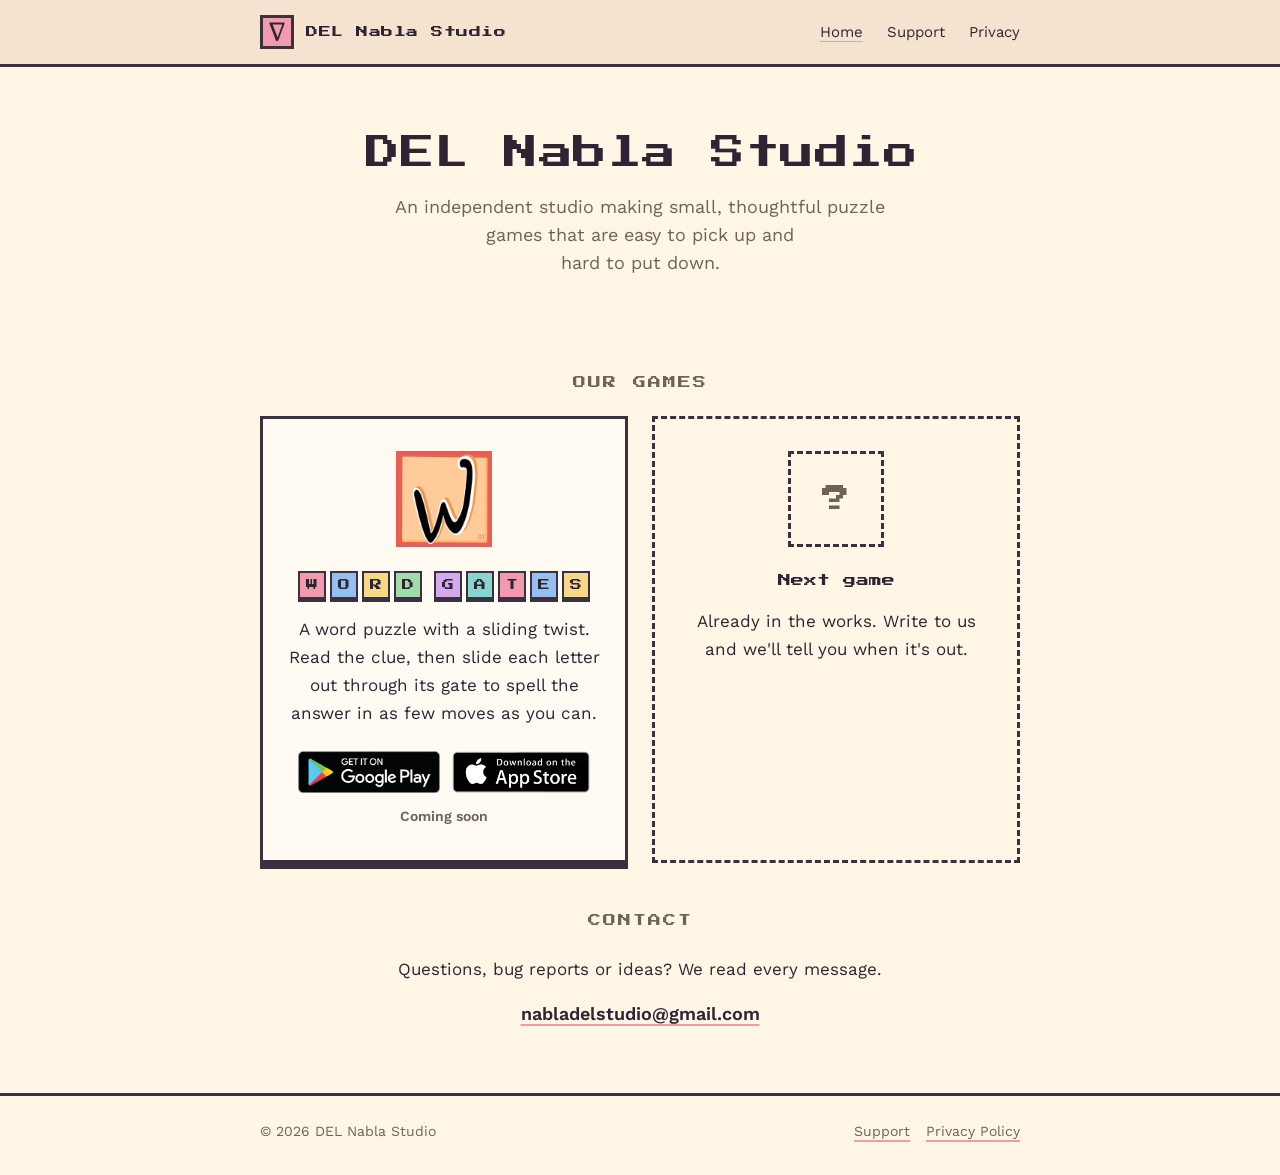
<file: index.html>
<!doctype html>
<html lang="en">
<head>
<meta charset="utf-8">
<meta name="viewport" content="width=device-width, initial-scale=1">
<title>DEL Nabla Studio</title>
<meta name="description" content="DEL Nabla Studio is an independent studio making small, thoughtful puzzle games, starting with Word Gates.">
<link rel="icon" href="assets/favicon.svg" type="image/svg+xml">
<link rel="icon" href="assets/favicon.png" type="image/png">
<link rel="apple-touch-icon" href="assets/apple-touch-icon.png">
<link rel="preload" href="assets/fonts/press-start-2p.woff2" as="font" type="font/woff2" crossorigin>
<link rel="stylesheet" href="assets/site.css">
</head>
<body>
<header class="bar">
  <div class="wrap">
    <a class="brand" href="./"><span class="nabla" aria-hidden="true"><svg class="logo" viewBox="119 59 262 320" aria-hidden="true"><path fill="currentColor" fill-rule="evenodd" d="M244.1 370.5 C254.9 365.0 262.4 360.8 267.6 357.1 C270.3 355.1 273.3 352.6 273.7 351.9 C274.0 351.5 274.8 349.3 275.6 347.1 C276.4 344.9 277.4 342.1 277.9 340.8 C278.3 339.4 279.5 336.2 280.4 333.6 C281.3 331.0 282.3 328.1 282.6 327.2 C283.0 326.4 285.7 318.8 288.7 310.5 C291.7 302.2 296.4 289.5 299.0 282.4 C301.6 275.2 305.1 265.9 306.6 261.6 C311.0 249.5 313.7 242.5 325.1 211.9 C335.5 184.1 340.6 170.4 343.2 163.5 C344.3 160.5 347.5 152.1 350.2 144.8 C354.9 132.0 357.3 125.5 362.5 111.8 C368.0 96.7 370.4 90.2 372.5 84.7 C373.7 81.5 374.8 78.5 374.9 78.1 C375.0 77.5 374.6 76.0 373.5 72.6 C371.5 66.6 371.1 65.6 370.3 65.3 C369.9 65.1 338.6 65.0 250.4 65.0 C131.9 65.0 131.1 65.0 130.4 65.5 C130.0 65.8 129.1 67.7 127.5 71.3 C126.3 74.2 125.2 76.9 125.1 77.3 C125.0 77.8 125.8 80.1 128.6 86.9 C130.6 91.8 132.9 97.6 133.7 99.8 C137.0 108.3 139.9 115.6 141.2 118.9 C141.9 120.8 144.0 126.1 145.8 130.8 C147.6 135.4 149.1 139.4 149.3 139.8 C149.4 140.1 150.4 142.7 151.5 145.6 C152.6 148.5 154.1 152.3 154.8 154.0 C155.4 155.7 157.3 160.4 158.8 164.5 C161.8 172.0 163.3 175.9 166.2 183.2 C167.1 185.5 172.9 200.5 179.0 216.6 C185.2 232.7 190.5 246.6 190.9 247.4 C191.2 248.2 192.6 251.9 194.0 255.5 C195.4 259.1 196.8 262.9 197.2 263.8 C198.1 266.1 198.3 266.7 206.5 287.9 C210.6 298.6 214.6 308.8 215.2 310.5 C217.4 316.0 219.7 322.2 222.0 328.4 C223.2 331.7 225.9 339.0 228.0 344.6 C230.1 350.3 232.6 357.0 233.5 359.5 C237.1 369.4 238.1 371.9 238.3 372.2 C238.8 372.8 240.1 372.5 244.1 370.5 Z M258.6 305.4 C258.4 305.1 257.7 303.4 257.0 301.5 C256.3 299.6 254.6 294.9 253.0 290.9 C251.5 286.9 248.8 279.7 247.0 274.9 C245.2 270.1 243.4 265.3 243.0 264.2 C242.6 263.2 237.2 248.9 230.9 232.5 C224.6 216.1 218.3 199.5 216.9 195.8 C215.4 192.0 213.1 186.0 211.7 182.5 C210.4 179.0 208.0 172.8 206.4 168.6 C204.8 164.5 203.2 160.4 202.9 159.6 C201.6 156.3 200.7 153.8 198.0 147.0 C196.5 143.1 193.5 135.4 191.5 130.0 C188.0 120.8 184.8 112.4 182.3 106.3 C181.2 103.7 180.5 100.8 180.5 98.9 C180.5 97.6 181.2 96.4 182.5 95.8 C185.3 94.3 191.6 94.2 262.4 94.3 C326.9 94.4 329.6 94.5 332.4 95.5 C336.2 96.9 336.0 98.9 331.0 112.4 C329.5 116.5 327.2 122.6 326.0 125.9 C324.8 129.2 322.8 134.6 321.5 138.0 C318.7 145.6 311.0 166.5 305.0 182.6 C302.6 189.4 299.6 197.5 298.4 200.8 C297.2 204.0 294.3 211.8 292.0 218.1 C289.7 224.4 285.7 235.3 283.1 242.2 C277.9 256.3 266.3 288.2 262.6 298.6 C261.3 302.3 260.1 305.5 259.9 305.7 C259.6 306.2 259.1 306.1 258.6 305.4 Z"/></svg></span>DEL Nabla Studio</a>
    <nav>
      <a href="./" aria-current="page">Home</a>
      <a href="support.html">Support</a>
      <a href="privacy.html">Privacy</a>
    </nav>
  </div>
</header>

<main class="wrap">
  <section class="hero">
    <h1 class="display">DEL Nabla Studio</h1>
    <p class="lede">An independent studio making small,<br class="m"> thoughtful puzzle<br class="d"> games that are<br class="m"> easy to pick up and<br class="d"> hard<br class="m"> to put down.</p>
  </section>

  <section class="section">
    <h2 class="eyebrow">Our games</h2>
    <div class="games">
      <article class="card" id="word-gates">
        <img class="card-art" src="assets/word-gates-icon.png" alt="Word Gates app icon" width="96" height="96">
        <h3 class="tiles" aria-label="Word Gates"><span class="row" aria-hidden="true"><span class="p">W</span><span class="b">O</span><span class="y">R</span><span class="g">D</span></span><span class="row" aria-hidden="true"><span class="v">G</span><span class="t">A</span><span class="p">T</span><span class="b">E</span><span class="y">S</span></span></h3>
        <p class="card-text">A word puzzle with a sliding twist. Read the clue, then slide each letter out through its gate to spell the answer in as few moves as you can.</p>
        <div class="stores">
          <!-- At launch, wrap each badge in a link to the game's store page:
               Google Play: https://play.google.com/store/apps/details?id=com.delnablastudio.wordgates
               App Store: the link App Store Connect gives you -->
          <img class="badge" src="assets/google-play-badge.png" alt="Google Play" width="142" height="42">
          <img class="badge" src="assets/app-store-badge.png" alt="App Store" width="138" height="42">
        </div>
        <p class="card-note">Coming soon</p>
      </article>
      <article class="card card-next">
        <span class="card-art placeholder" aria-hidden="true">?</span>
        <h3 class="card-title">Next game</h3>
        <p class="card-text">Already in the works. Write to us and we'll tell you when it's out.</p>
      </article>
    </div>
  </section>

  <section class="section contact">
    <h2 class="eyebrow">Contact</h2>
    <p>Questions, bug reports or ideas? We read every message.</p>
    <p><a class="mail" href="mailto:nabladelstudio@gmail.com">nabladelstudio@gmail.com</a></p>
  </section>
</main>

<footer>
  <div class="wrap">
    <span>© 2026 DEL Nabla Studio</span>
    <nav><a href="support.html">Support</a><a href="privacy.html">Privacy Policy</a></nav>
  </div>
</footer>
</body>
</html>
</file>
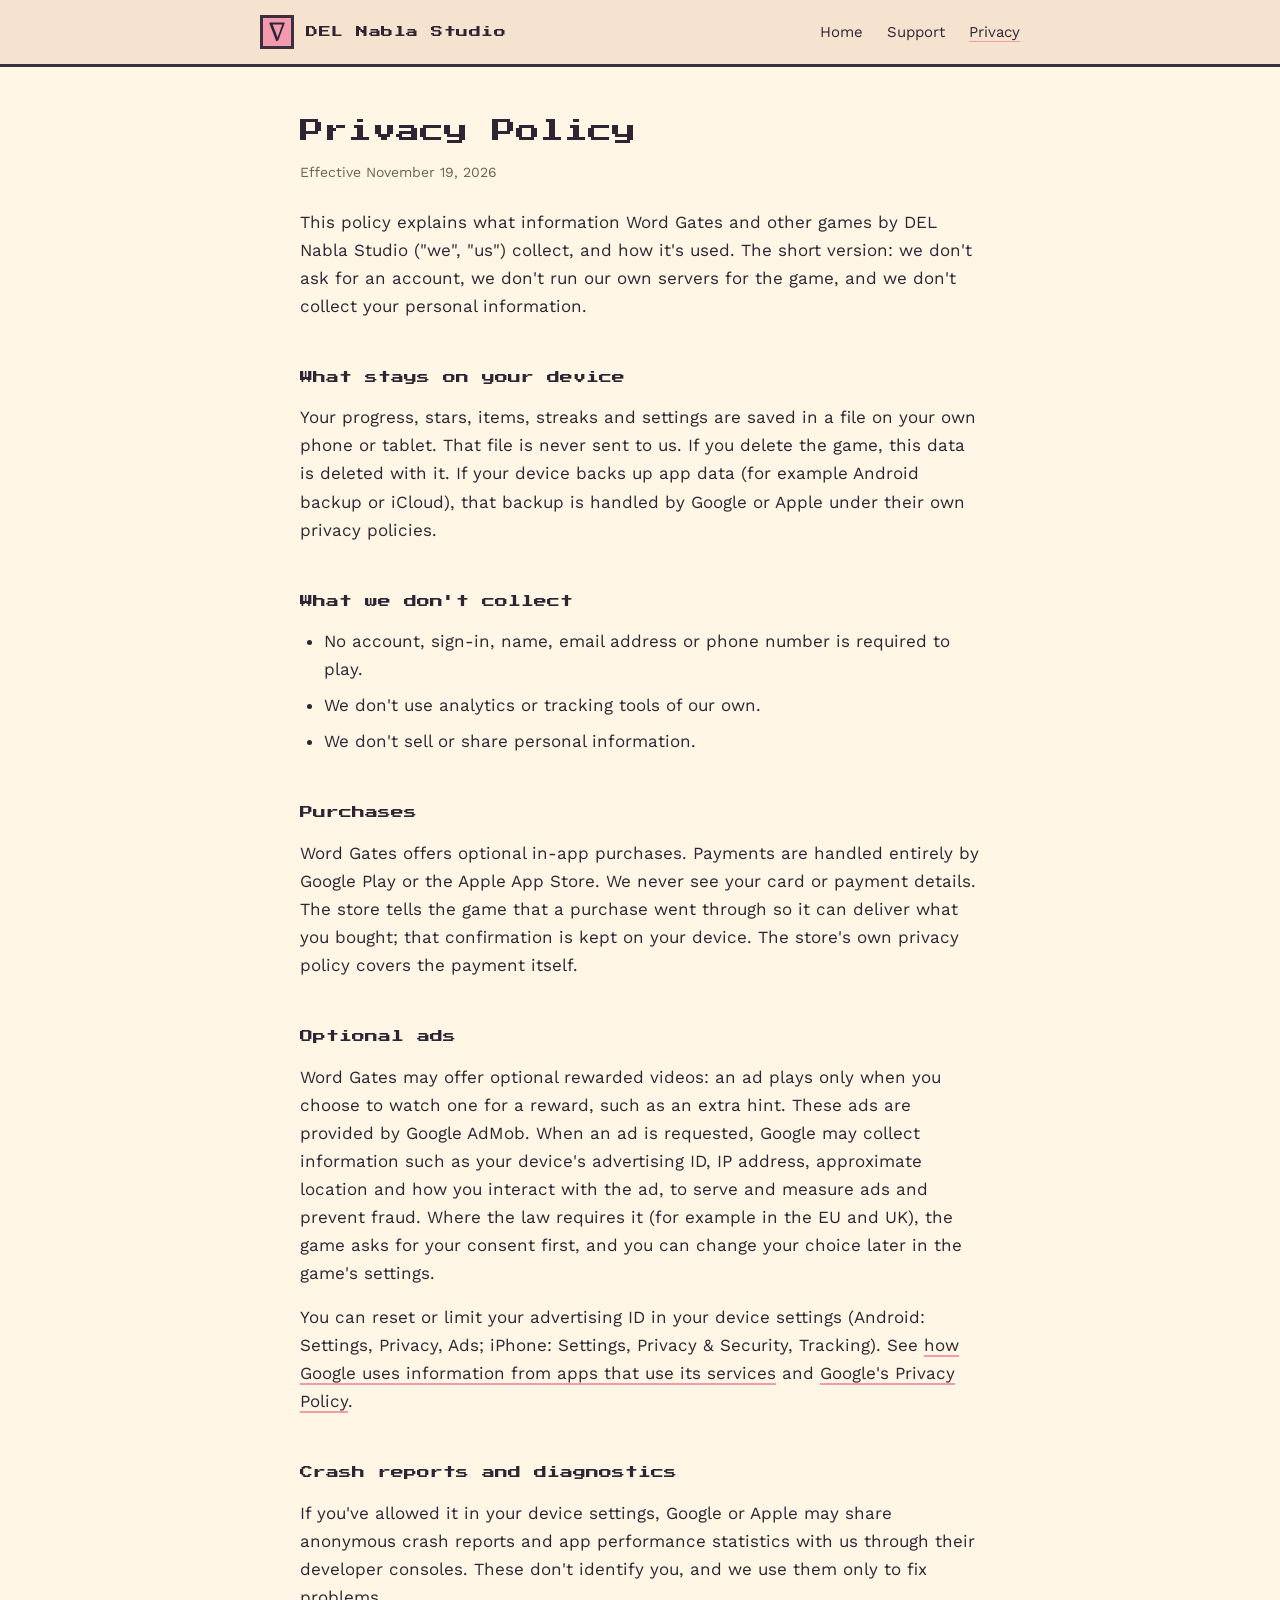
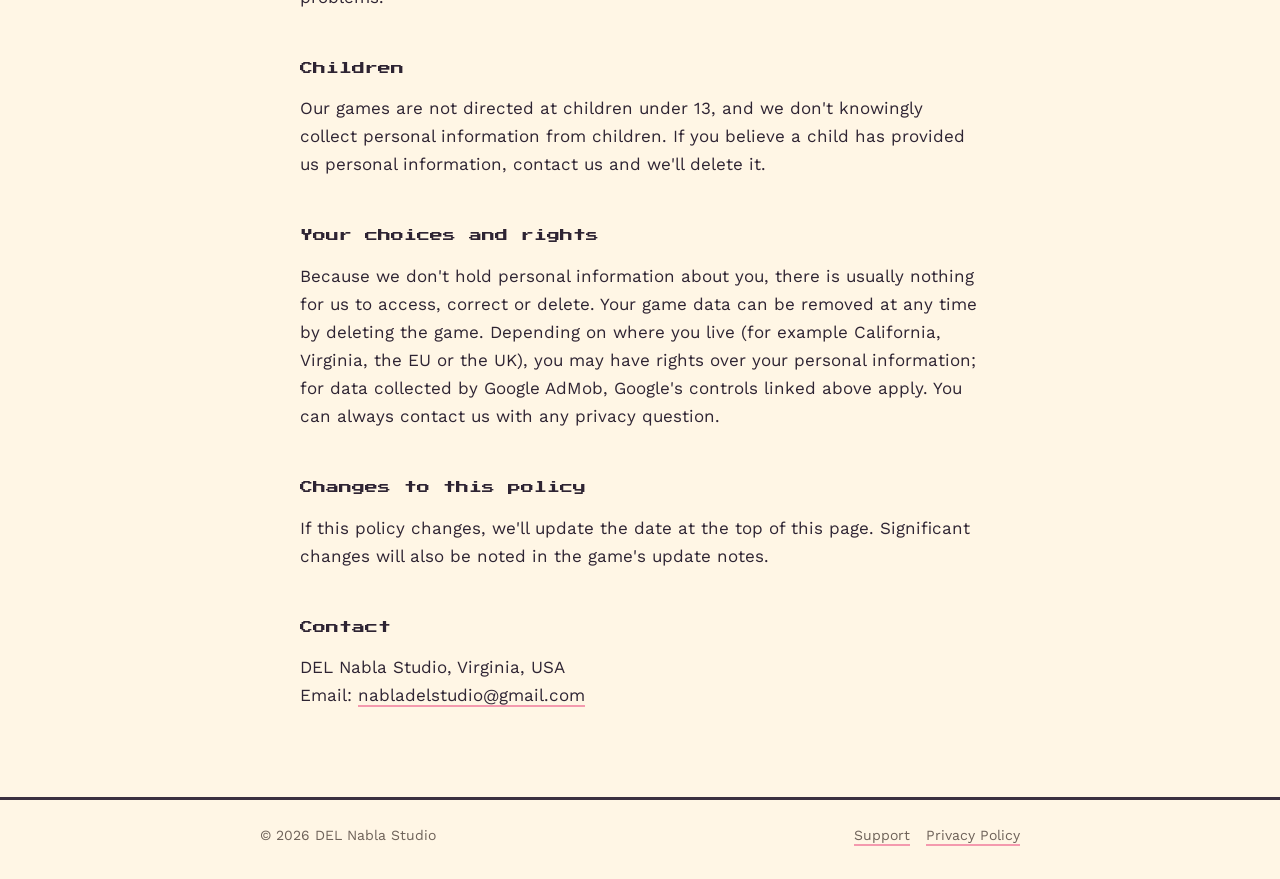
<file: privacy.html>
<!doctype html>
<html lang="en">
<head>
<meta charset="utf-8">
<meta name="viewport" content="width=device-width, initial-scale=1">
<title>Privacy Policy · DEL Nabla Studio</title>
<meta name="description" content="Privacy policy for Word Gates and other games by DEL Nabla Studio.">
<link rel="icon" href="assets/favicon.svg" type="image/svg+xml">
<link rel="icon" href="assets/favicon.png" type="image/png">
<link rel="apple-touch-icon" href="assets/apple-touch-icon.png">
<link rel="preload" href="assets/fonts/press-start-2p.woff2" as="font" type="font/woff2" crossorigin>
<link rel="stylesheet" href="assets/site.css">
</head>
<body>
<header class="bar">
  <div class="wrap">
    <a class="brand" href="./"><span class="nabla" aria-hidden="true"><svg class="logo" viewBox="119 59 262 320" aria-hidden="true"><path fill="currentColor" fill-rule="evenodd" d="M244.1 370.5 C254.9 365.0 262.4 360.8 267.6 357.1 C270.3 355.1 273.3 352.6 273.7 351.9 C274.0 351.5 274.8 349.3 275.6 347.1 C276.4 344.9 277.4 342.1 277.9 340.8 C278.3 339.4 279.5 336.2 280.4 333.6 C281.3 331.0 282.3 328.1 282.6 327.2 C283.0 326.4 285.7 318.8 288.7 310.5 C291.7 302.2 296.4 289.5 299.0 282.4 C301.6 275.2 305.1 265.9 306.6 261.6 C311.0 249.5 313.7 242.5 325.1 211.9 C335.5 184.1 340.6 170.4 343.2 163.5 C344.3 160.5 347.5 152.1 350.2 144.8 C354.9 132.0 357.3 125.5 362.5 111.8 C368.0 96.7 370.4 90.2 372.5 84.7 C373.7 81.5 374.8 78.5 374.9 78.1 C375.0 77.5 374.6 76.0 373.5 72.6 C371.5 66.6 371.1 65.6 370.3 65.3 C369.9 65.1 338.6 65.0 250.4 65.0 C131.9 65.0 131.1 65.0 130.4 65.5 C130.0 65.8 129.1 67.7 127.5 71.3 C126.3 74.2 125.2 76.9 125.1 77.3 C125.0 77.8 125.8 80.1 128.6 86.9 C130.6 91.8 132.9 97.6 133.7 99.8 C137.0 108.3 139.9 115.6 141.2 118.9 C141.9 120.8 144.0 126.1 145.8 130.8 C147.6 135.4 149.1 139.4 149.3 139.8 C149.4 140.1 150.4 142.7 151.5 145.6 C152.6 148.5 154.1 152.3 154.8 154.0 C155.4 155.7 157.3 160.4 158.8 164.5 C161.8 172.0 163.3 175.9 166.2 183.2 C167.1 185.5 172.9 200.5 179.0 216.6 C185.2 232.7 190.5 246.6 190.9 247.4 C191.2 248.2 192.6 251.9 194.0 255.5 C195.4 259.1 196.8 262.9 197.2 263.8 C198.1 266.1 198.3 266.7 206.5 287.9 C210.6 298.6 214.6 308.8 215.2 310.5 C217.4 316.0 219.7 322.2 222.0 328.4 C223.2 331.7 225.9 339.0 228.0 344.6 C230.1 350.3 232.6 357.0 233.5 359.5 C237.1 369.4 238.1 371.9 238.3 372.2 C238.8 372.8 240.1 372.5 244.1 370.5 Z M258.6 305.4 C258.4 305.1 257.7 303.4 257.0 301.5 C256.3 299.6 254.6 294.9 253.0 290.9 C251.5 286.9 248.8 279.7 247.0 274.9 C245.2 270.1 243.4 265.3 243.0 264.2 C242.6 263.2 237.2 248.9 230.9 232.5 C224.6 216.1 218.3 199.5 216.9 195.8 C215.4 192.0 213.1 186.0 211.7 182.5 C210.4 179.0 208.0 172.8 206.4 168.6 C204.8 164.5 203.2 160.4 202.9 159.6 C201.6 156.3 200.7 153.8 198.0 147.0 C196.5 143.1 193.5 135.4 191.5 130.0 C188.0 120.8 184.8 112.4 182.3 106.3 C181.2 103.7 180.5 100.8 180.5 98.9 C180.5 97.6 181.2 96.4 182.5 95.8 C185.3 94.3 191.6 94.2 262.4 94.3 C326.9 94.4 329.6 94.5 332.4 95.5 C336.2 96.9 336.0 98.9 331.0 112.4 C329.5 116.5 327.2 122.6 326.0 125.9 C324.8 129.2 322.8 134.6 321.5 138.0 C318.7 145.6 311.0 166.5 305.0 182.6 C302.6 189.4 299.6 197.5 298.4 200.8 C297.2 204.0 294.3 211.8 292.0 218.1 C289.7 224.4 285.7 235.3 283.1 242.2 C277.9 256.3 266.3 288.2 262.6 298.6 C261.3 302.3 260.1 305.5 259.9 305.7 C259.6 306.2 259.1 306.1 258.6 305.4 Z"/></svg></span>DEL Nabla Studio</a>
    <nav>
      <a href="./">Home</a>
      <a href="support.html">Support</a>
      <a href="privacy.html" aria-current="page">Privacy</a>
    </nav>
  </div>
</header>

<main class="wrap doc">
  <h1>Privacy Policy</h1>
  <p class="meta">Effective November 19, 2026</p>

  <p>This policy explains what information Word Gates and other games by DEL Nabla Studio ("we", "us") collect, and how it's used. The short version: we don't ask for an account, we don't run our own servers for the game, and we don't collect your personal information.</p>

  <h2>What stays on your device</h2>
  <p>Your progress, stars, items, streaks and settings are saved in a file on your own phone or tablet. That file is never sent to us. If you delete the game, this data is deleted with it. If your device backs up app data (for example Android backup or iCloud), that backup is handled by Google or Apple under their own privacy policies.</p>

  <h2>What we don't collect</h2>
  <ul>
    <li>No account, sign-in, name, email address or phone number is required to play.</li>
    <li>We don't use analytics or tracking tools of our own.</li>
    <li>We don't sell or share personal information.</li>
  </ul>

  <h2>Purchases</h2>
  <p>Word Gates offers optional in-app purchases. Payments are handled entirely by Google Play or the Apple App Store. We never see your card or payment details. The store tells the game that a purchase went through so it can deliver what you bought; that confirmation is kept on your device. The store's own privacy policy covers the payment itself.</p>

  <h2>Optional ads</h2>
  <p>Word Gates may offer optional rewarded videos: an ad plays only when you choose to watch one for a reward, such as an extra hint. These ads are provided by Google AdMob. When an ad is requested, Google may collect information such as your device's advertising ID, IP address, approximate location and how you interact with the ad, to serve and measure ads and prevent fraud. Where the law requires it (for example in the EU and UK), the game asks for your consent first, and you can change your choice later in the game's settings.</p>
  <p>You can reset or limit your advertising ID in your device settings (Android: Settings, Privacy, Ads; iPhone: Settings, Privacy &amp; Security, Tracking). See <a href="https://policies.google.com/technologies/ads">how Google uses information from apps that use its services</a> and <a href="https://policies.google.com/privacy">Google's Privacy Policy</a>.</p>

  <h2>Crash reports and diagnostics</h2>
  <p>If you've allowed it in your device settings, Google or Apple may share anonymous crash reports and app performance statistics with us through their developer consoles. These don't identify you, and we use them only to fix problems.</p>

  <h2>Children</h2>
  <p>Our games are not directed at children under 13, and we don't knowingly collect personal information from children. If you believe a child has provided us personal information, contact us and we'll delete it.</p>

  <h2>Your choices and rights</h2>
  <p>Because we don't hold personal information about you, there is usually nothing for us to access, correct or delete. Your game data can be removed at any time by deleting the game. Depending on where you live (for example California, Virginia, the EU or the UK), you may have rights over your personal information; for data collected by Google AdMob, Google's controls linked above apply. You can always contact us with any privacy question.</p>

  <h2>Changes to this policy</h2>
  <p>If this policy changes, we'll update the date at the top of this page. Significant changes will also be noted in the game's update notes.</p>

  <h2>Contact</h2>
  <p>DEL Nabla Studio, Virginia, USA<br>
  Email: <a href="mailto:nabladelstudio@gmail.com">nabladelstudio@gmail.com</a></p>
</main>

<footer>
  <div class="wrap">
    <span>© 2026 DEL Nabla Studio</span>
    <nav><a href="support.html">Support</a><a href="privacy.html">Privacy Policy</a></nav>
  </div>
</footer>
</body>
</html>
</file>
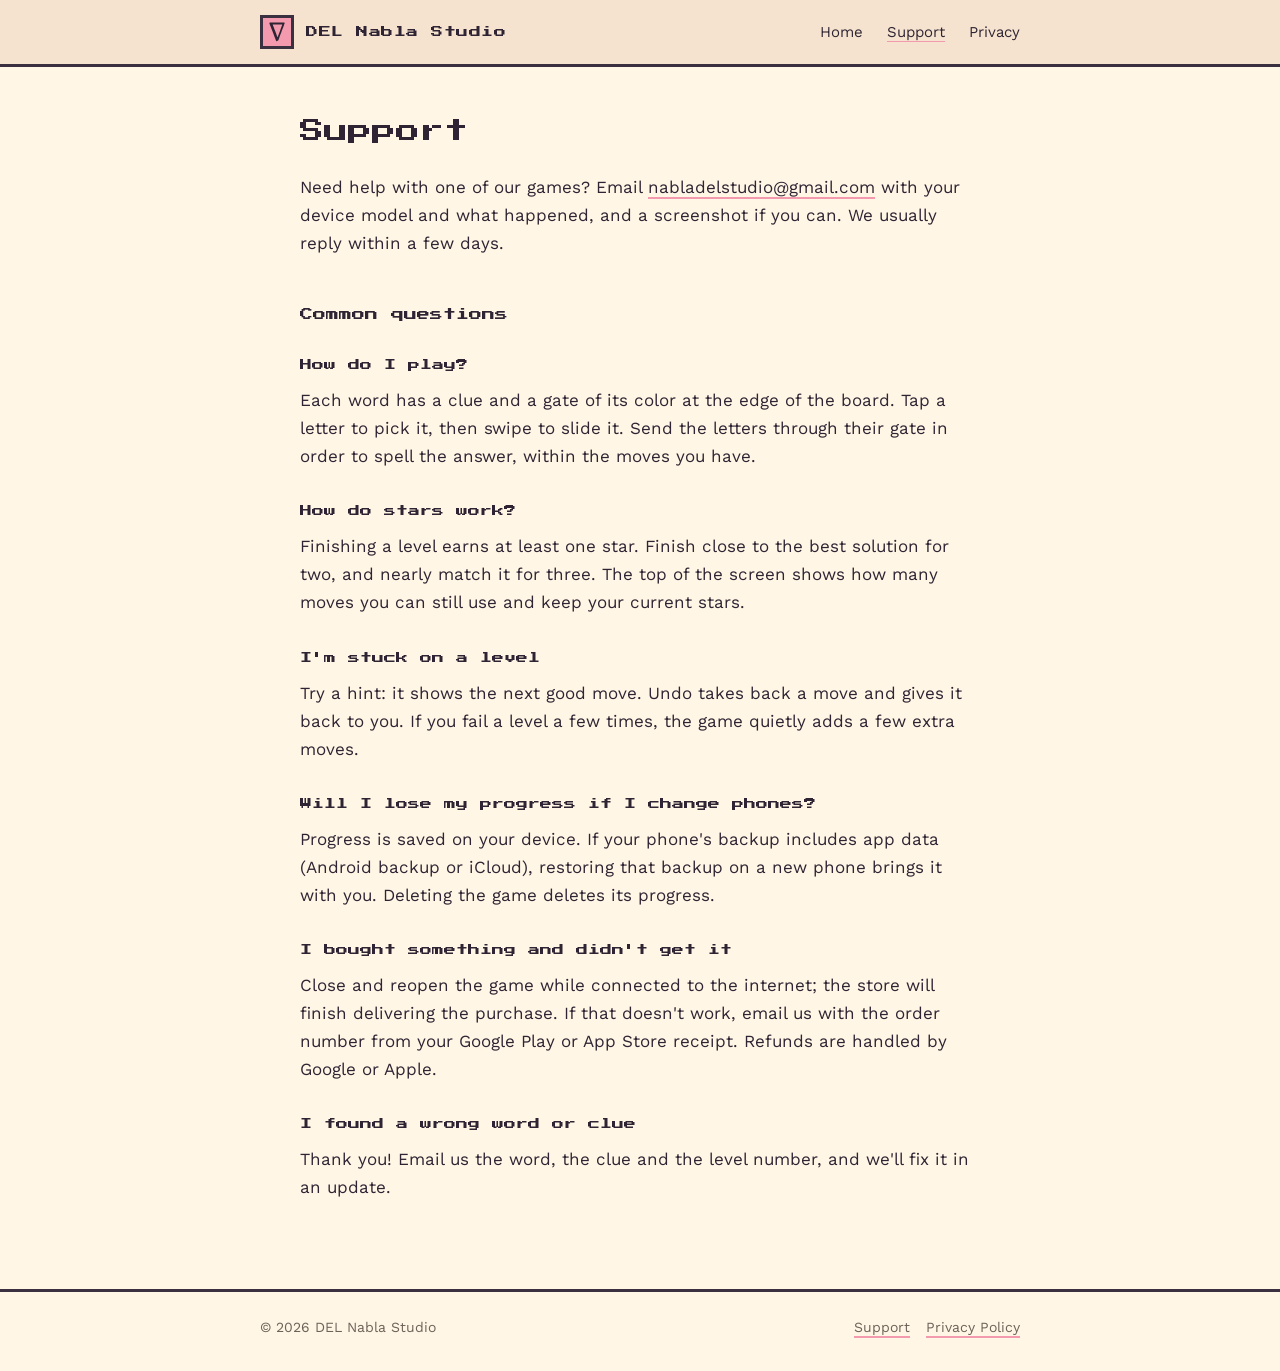
<file: support.html>
<!doctype html>
<html lang="en">
<head>
<meta charset="utf-8">
<meta name="viewport" content="width=device-width, initial-scale=1">
<title>Support · DEL Nabla Studio</title>
<meta name="description" content="Help and answers for Word Gates by DEL Nabla Studio.">
<link rel="icon" href="assets/favicon.svg" type="image/svg+xml">
<link rel="icon" href="assets/favicon.png" type="image/png">
<link rel="apple-touch-icon" href="assets/apple-touch-icon.png">
<link rel="preload" href="assets/fonts/press-start-2p.woff2" as="font" type="font/woff2" crossorigin>
<link rel="stylesheet" href="assets/site.css">
</head>
<body>
<header class="bar">
  <div class="wrap">
    <a class="brand" href="./"><span class="nabla" aria-hidden="true"><svg class="logo" viewBox="119 59 262 320" aria-hidden="true"><path fill="currentColor" fill-rule="evenodd" d="M244.1 370.5 C254.9 365.0 262.4 360.8 267.6 357.1 C270.3 355.1 273.3 352.6 273.7 351.9 C274.0 351.5 274.8 349.3 275.6 347.1 C276.4 344.9 277.4 342.1 277.9 340.8 C278.3 339.4 279.5 336.2 280.4 333.6 C281.3 331.0 282.3 328.1 282.6 327.2 C283.0 326.4 285.7 318.8 288.7 310.5 C291.7 302.2 296.4 289.5 299.0 282.4 C301.6 275.2 305.1 265.9 306.6 261.6 C311.0 249.5 313.7 242.5 325.1 211.9 C335.5 184.1 340.6 170.4 343.2 163.5 C344.3 160.5 347.5 152.1 350.2 144.8 C354.9 132.0 357.3 125.5 362.5 111.8 C368.0 96.7 370.4 90.2 372.5 84.7 C373.7 81.5 374.8 78.5 374.9 78.1 C375.0 77.5 374.6 76.0 373.5 72.6 C371.5 66.6 371.1 65.6 370.3 65.3 C369.9 65.1 338.6 65.0 250.4 65.0 C131.9 65.0 131.1 65.0 130.4 65.5 C130.0 65.8 129.1 67.7 127.5 71.3 C126.3 74.2 125.2 76.9 125.1 77.3 C125.0 77.8 125.8 80.1 128.6 86.9 C130.6 91.8 132.9 97.6 133.7 99.8 C137.0 108.3 139.9 115.6 141.2 118.9 C141.9 120.8 144.0 126.1 145.8 130.8 C147.6 135.4 149.1 139.4 149.3 139.8 C149.4 140.1 150.4 142.7 151.5 145.6 C152.6 148.5 154.1 152.3 154.8 154.0 C155.4 155.7 157.3 160.4 158.8 164.5 C161.8 172.0 163.3 175.9 166.2 183.2 C167.1 185.5 172.9 200.5 179.0 216.6 C185.2 232.7 190.5 246.6 190.9 247.4 C191.2 248.2 192.6 251.9 194.0 255.5 C195.4 259.1 196.8 262.9 197.2 263.8 C198.1 266.1 198.3 266.7 206.5 287.9 C210.6 298.6 214.6 308.8 215.2 310.5 C217.4 316.0 219.7 322.2 222.0 328.4 C223.2 331.7 225.9 339.0 228.0 344.6 C230.1 350.3 232.6 357.0 233.5 359.5 C237.1 369.4 238.1 371.9 238.3 372.2 C238.8 372.8 240.1 372.5 244.1 370.5 Z M258.6 305.4 C258.4 305.1 257.7 303.4 257.0 301.5 C256.3 299.6 254.6 294.9 253.0 290.9 C251.5 286.9 248.8 279.7 247.0 274.9 C245.2 270.1 243.4 265.3 243.0 264.2 C242.6 263.2 237.2 248.9 230.9 232.5 C224.6 216.1 218.3 199.5 216.9 195.8 C215.4 192.0 213.1 186.0 211.7 182.5 C210.4 179.0 208.0 172.8 206.4 168.6 C204.8 164.5 203.2 160.4 202.9 159.6 C201.6 156.3 200.7 153.8 198.0 147.0 C196.5 143.1 193.5 135.4 191.5 130.0 C188.0 120.8 184.8 112.4 182.3 106.3 C181.2 103.7 180.5 100.8 180.5 98.9 C180.5 97.6 181.2 96.4 182.5 95.8 C185.3 94.3 191.6 94.2 262.4 94.3 C326.9 94.4 329.6 94.5 332.4 95.5 C336.2 96.9 336.0 98.9 331.0 112.4 C329.5 116.5 327.2 122.6 326.0 125.9 C324.8 129.2 322.8 134.6 321.5 138.0 C318.7 145.6 311.0 166.5 305.0 182.6 C302.6 189.4 299.6 197.5 298.4 200.8 C297.2 204.0 294.3 211.8 292.0 218.1 C289.7 224.4 285.7 235.3 283.1 242.2 C277.9 256.3 266.3 288.2 262.6 298.6 C261.3 302.3 260.1 305.5 259.9 305.7 C259.6 306.2 259.1 306.1 258.6 305.4 Z"/></svg></span>DEL Nabla Studio</a>
    <nav>
      <a href="./">Home</a>
      <a href="support.html" aria-current="page">Support</a>
      <a href="privacy.html">Privacy</a>
    </nav>
  </div>
</header>

<main class="wrap doc">
  <h1>Support</h1>
  <p>Need help with one of our games? Email <a href="mailto:nabladelstudio@gmail.com">nabladelstudio@gmail.com</a> with your device model and what happened, and a screenshot if you can. We usually reply within a few days.</p>

  <h2>Common questions</h2>

  <h3>How do I play?</h3>
  <p>Each word has a clue and a gate of its color at the edge of the board. Tap a letter to pick it, then swipe to slide it. Send the letters through their gate in order to spell the answer, within the moves you have.</p>

  <h3>How do stars work?</h3>
  <p>Finishing a level earns at least one star. Finish close to the best solution for two, and nearly match it for three. The top of the screen shows how many moves you can still use and keep your current stars.</p>

  <h3>I'm stuck on a level</h3>
  <p>Try a hint: it shows the next good move. Undo takes back a move and gives it back to you. If you fail a level a few times, the game quietly adds a few extra moves.</p>

  <h3>Will I lose my progress if I change phones?</h3>
  <p>Progress is saved on your device. If your phone's backup includes app data (Android backup or iCloud), restoring that backup on a new phone brings it with you. Deleting the game deletes its progress.</p>

  <h3>I bought something and didn't get it</h3>
  <p>Close and reopen the game while connected to the internet; the store will finish delivering the purchase. If that doesn't work, email us with the order number from your Google Play or App Store receipt. Refunds are handled by Google or Apple.</p>

  <h3>I found a wrong word or clue</h3>
  <p>Thank you! Email us the word, the clue and the level number, and we'll fix it in an update.</p>
</main>

<footer>
  <div class="wrap">
    <span>© 2026 DEL Nabla Studio</span>
    <nav><a href="support.html">Support</a><a href="privacy.html">Privacy Policy</a></nav>
  </div>
</footer>
</body>
</html>
</file>
<file: assets/site.css>
/* DEL Nabla Studio website
   Type: the pixel face (Press Start 2P) only for the studio's name and small
   headings; everything you read is Work Sans.
     display   studio name        pixel 34px, shrinking to fit one line on phones
     eyebrow   section headings   pixel 13px, letter-spaced, faint
     title     card and page h3   pixel 13px
     page h1   support, privacy   pixel 24px (18px on phones)
     lede      tagline            Work Sans 18px / 1.55, tapering lines under the name
     body      everything else    Work Sans 17px / 1.65
     small     notes, footer      Work Sans 14px / 1.5
   Space: one scale, used everywhere: 4 8 12 16 24 32 48 64 px.
   Color: paper, ink and the studio pink; a game's own colors stay on its card. */
/* fonts ship with the site (SIL Open Font License, assets/fonts/OFL.txt) */
@font-face { font-family: "Press Start 2P"; src: url("fonts/press-start-2p.woff2") format("woff2"); font-weight: 400; font-display: swap; }
@font-face { font-family: "Work Sans"; src: url("fonts/work-sans-400.woff2") format("woff2"); font-weight: 400; font-display: swap; }
@font-face { font-family: "Work Sans"; src: url("fonts/work-sans-600.woff2") format("woff2"); font-weight: 600; font-display: swap; }

:root {
  --paper: #FFF6E5;
  --paper-deep: #F6E3CF;
  --card: #FFFBF3;
  --ink: #2E2433;
  --ink-faint: #6E6259;
  --line: #3B3040;
  --pink: #F49AAE;
  --blue: #94C0F0;
  --yellow: #F6D982;
  --green: #9FDCA6;
  --violet: #D3AAEE;
  --teal: #86D6CF;
  --pixel: "Press Start 2P", ui-monospace, monospace;
  --sans: "Work Sans", system-ui, -apple-system, "Segoe UI", sans-serif;
  --s1: 4px; --s2: 8px; --s3: 12px; --s4: 16px; --s5: 24px; --s6: 32px; --s7: 48px; --s8: 64px;
}
@media (prefers-color-scheme: dark) {
  :root:not([data-theme="light"]) {
    --paper: #1F1A24;
    --paper-deep: #2A2331;
    --card: #2A2331;
    --ink: #F6EEE4;
    --ink-faint: #B9AEA4;
    --line: #5A4D63;
  }
}

* { box-sizing: border-box; }
html { -webkit-text-size-adjust: 100%; }
body { margin: 0; background: var(--paper); color: var(--ink); font: 17px/1.65 var(--sans); }
a { color: inherit; text-decoration-thickness: 2px; text-underline-offset: 4px; text-decoration-color: var(--pink); }
a:hover { text-decoration-color: var(--blue); }
a:focus-visible { outline: 3px solid var(--blue); outline-offset: 3px; }
img { max-width: 100%; }
p { margin: 0 0 var(--s4); }
p:last-child { margin-bottom: 0; }

.wrap { max-width: 800px; margin: 0 auto; padding-left: max(20px, env(safe-area-inset-left)); padding-right: max(20px, env(safe-area-inset-right)); }

/* top bar */
.bar { border-bottom: 3px solid var(--line); background: var(--paper-deep); }
.bar .wrap { display: flex; align-items: center; justify-content: space-between; gap: var(--s3) var(--s5); min-height: 64px; flex-wrap: wrap; padding-top: var(--s3); padding-bottom: var(--s3); }
.brand { display: flex; align-items: center; gap: var(--s3); text-decoration: none; font: 12px/1 var(--pixel); letter-spacing: 0.5px; }
.brand .nabla { display: inline-grid; place-items: center; width: 34px; height: 34px; flex: none; background: var(--pink); border: 3px solid var(--line); }
.brand .logo { width: 16px; height: 20px; color: #2E2433; }
.bar nav { display: flex; gap: var(--s5); font-size: 15px; }
.bar nav a { text-decoration: none; }
.bar nav a:hover, .bar nav a[aria-current="page"] { text-decoration: underline; text-decoration-color: var(--pink); }

/* type */
h1, h2, h3 { font-family: var(--pixel); font-weight: 400; margin: 0; text-wrap: balance; }
.display { font-size: clamp(16px, 5.2vw, 34px); line-height: 1.35; letter-spacing: 0.5px; white-space: nowrap;
  padding-left: calc(0.125em + 0.5px); }   /* (the pixel font leaves a blank column right of each letter: balance it so the name is truly centered) */
.eyebrow { font-size: 13px; line-height: 1.5; letter-spacing: 2px; text-transform: uppercase; color: var(--ink-faint); text-align: center; margin-bottom: var(--s5); }
.lede { font-size: clamp(14px, 4.6vw, 18px); line-height: 1.55; color: var(--ink-faint); margin: var(--s4) auto 0; }
/* the tagline tapers under the name like its shadow: four lines on a phone,
   three on wider screens (each <br> belongs to one of the two) */
.lede br.d { display: none; }
@media (min-width: 640px) { .lede { font-size: 18px; } .lede br.m { display: none; } .lede br.d { display: inline; } }

/* hero */
.hero { padding: var(--s8) 0 var(--s7); text-align: center; }

/* sections */
.section { padding-top: var(--s7); }
.contact { text-align: center; }
.contact .mail { font-weight: 600; font-size: 18px; }

/* game cards: centered, the same rhythm in each */
.games { display: grid; grid-template-columns: 1fr; gap: var(--s5); }
@media (min-width: 700px) { .games { grid-template-columns: 1fr 1fr; } }
.card { display: flex; flex-direction: column; align-items: center; text-align: center;
  background: var(--card); border: 3px solid var(--line); box-shadow: 0 6px 0 var(--line);
  padding: var(--s6) var(--s5); }
.card-art { width: 96px; height: 96px; margin-bottom: var(--s5); }
.card-title { font-size: 13px; line-height: 1.5; margin-bottom: var(--s4); }
.card-text { max-width: 30ch; margin: 0 auto; text-wrap: balance; }
.card-note { margin-top: var(--s3); font-size: 14px; font-weight: 600; color: var(--ink-faint); }
.card-next { background: transparent; border-style: dashed; box-shadow: none; }
.placeholder { display: grid; place-items: center; border: 3px dashed var(--line); font: 28px/1 var(--pixel); color: var(--ink-faint); }

/* a game's name in its own letter tiles (Word Gates' colors) */
.tiles { display: flex; flex-wrap: wrap; justify-content: center; gap: var(--s2) var(--s3); margin-bottom: var(--s4); }
.tiles .row { display: flex; gap: var(--s1); }
.tiles .row > span { display: grid; place-items: center; width: 28px; aspect-ratio: 1; font: 12px/1 var(--pixel); color: #2E2433;
  border: 2px solid var(--line); box-shadow: 0 3px 0 var(--line); }
.tiles .p { background: var(--pink); } .tiles .b { background: var(--blue); }
.tiles .y { background: var(--yellow); } .tiles .g { background: var(--green); }
.tiles .v { background: var(--violet); } .tiles .t { background: var(--teal); }

/* store badges */
.stores { display: flex; flex-wrap: wrap; justify-content: center; gap: var(--s3); margin-top: var(--s5); }
.badge { flex: none; height: 42px; width: auto; }

/* text pages (support, privacy) */
.doc { padding-top: var(--s7); padding-bottom: var(--s5); max-width: 720px; }
.doc h1 { font-size: 18px; line-height: 1.4; margin-bottom: var(--s5); }
.doc h2 { font-size: 13px; line-height: 1.5; margin: var(--s7) 0 var(--s4); }
.doc h3 { font-size: 12px; line-height: 1.5; margin: var(--s6) 0 var(--s3); }
.doc .meta { color: var(--ink-faint); font-size: 14px; margin-top: calc(-1 * var(--s3)); margin-bottom: var(--s5); }
.doc ul { padding-left: var(--s5); margin: 0 0 var(--s4); }
.doc li { margin: var(--s2) 0; }
.note { background: var(--card); border: 3px solid var(--line); padding: var(--s4) var(--s5); margin: var(--s5) 0; }
@media (min-width: 640px) { .doc h1 { font-size: 24px; } }

footer { border-top: 3px solid var(--line); margin-top: var(--s8); padding: var(--s5) 0 var(--s6); color: var(--ink-faint); font-size: 14px; }
footer .wrap { display: flex; flex-wrap: wrap; gap: var(--s2) var(--s5); justify-content: space-between; }
footer nav { display: flex; gap: var(--s4); flex-wrap: wrap; }
</file>
